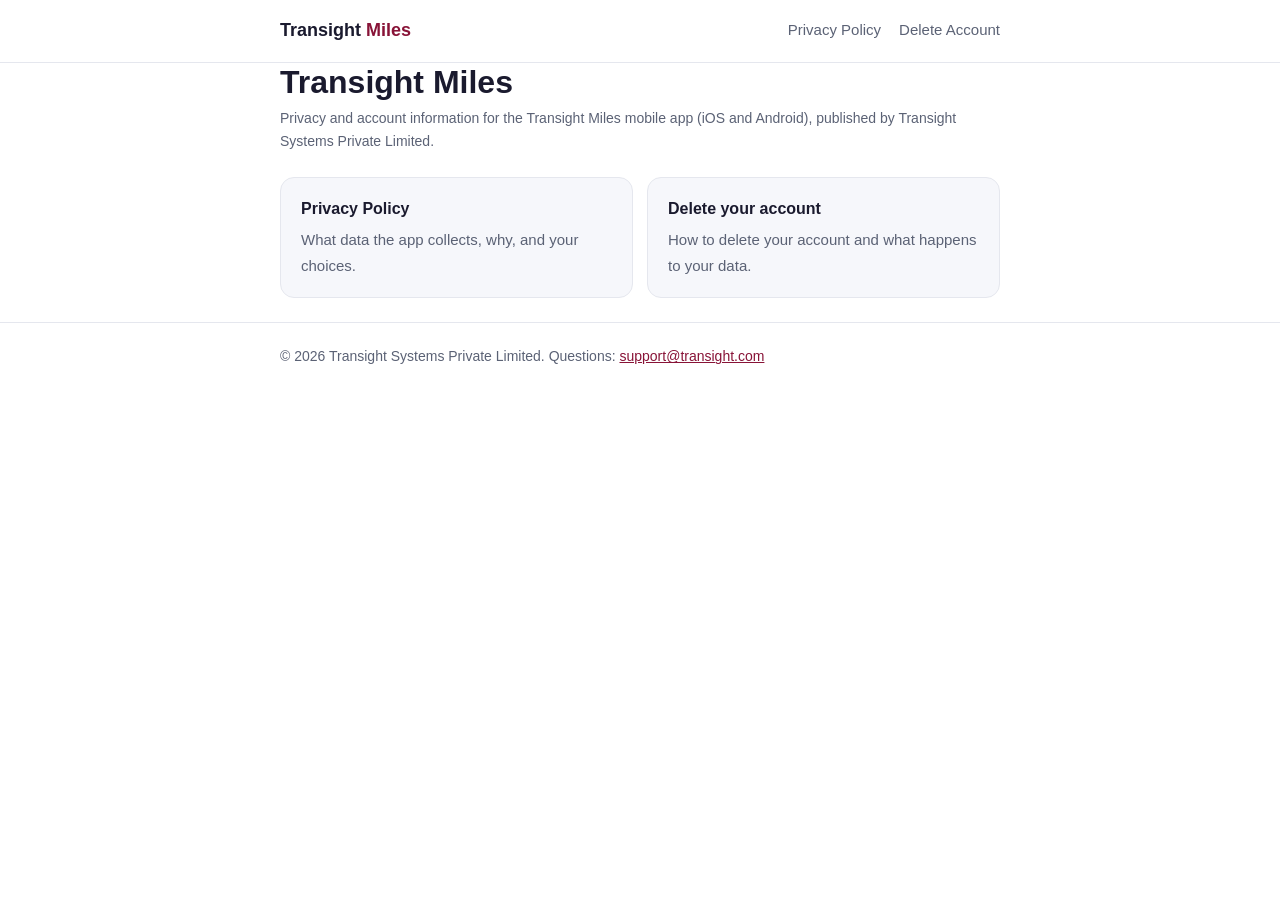
<file: index.html>
<!doctype html>
<html lang="en">
<head>
<meta charset="utf-8">
<meta name="viewport" content="width=device-width,initial-scale=1">
<title>Transight Miles — Legal</title>
<meta name="description" content="Privacy policy and account deletion for the Transight Miles app.">
<link rel="stylesheet" href="style.css">
</head>
<body>
<header><div class="wrap"><nav>
<a class="brand" href="">Transight <span>Miles</span></a>
<div class="links"><a href="privacy-policy/">Privacy Policy</a><a href="delete-account/">Delete Account</a></div>
</nav></div></header>
<main class="wrap">
<h1>Transight Miles</h1>
<p class="meta">Privacy and account information for the Transight Miles mobile app (iOS and Android), published by Transight Systems Private Limited.</p>
<div class="grid">
<a class="card" href="privacy-policy/"><strong>Privacy Policy</strong><span>What data the app collects, why, and your choices.</span></a>
<a class="card" href="delete-account/"><strong>Delete your account</strong><span>How to delete your account and what happens to your data.</span></a>
</div>
</main>
<footer><div class="wrap">&copy; 2026 Transight Systems Private Limited. Questions: <a href="mailto:support@transight.com">support@transight.com</a></div></footer>
</body>
</html>
</file>
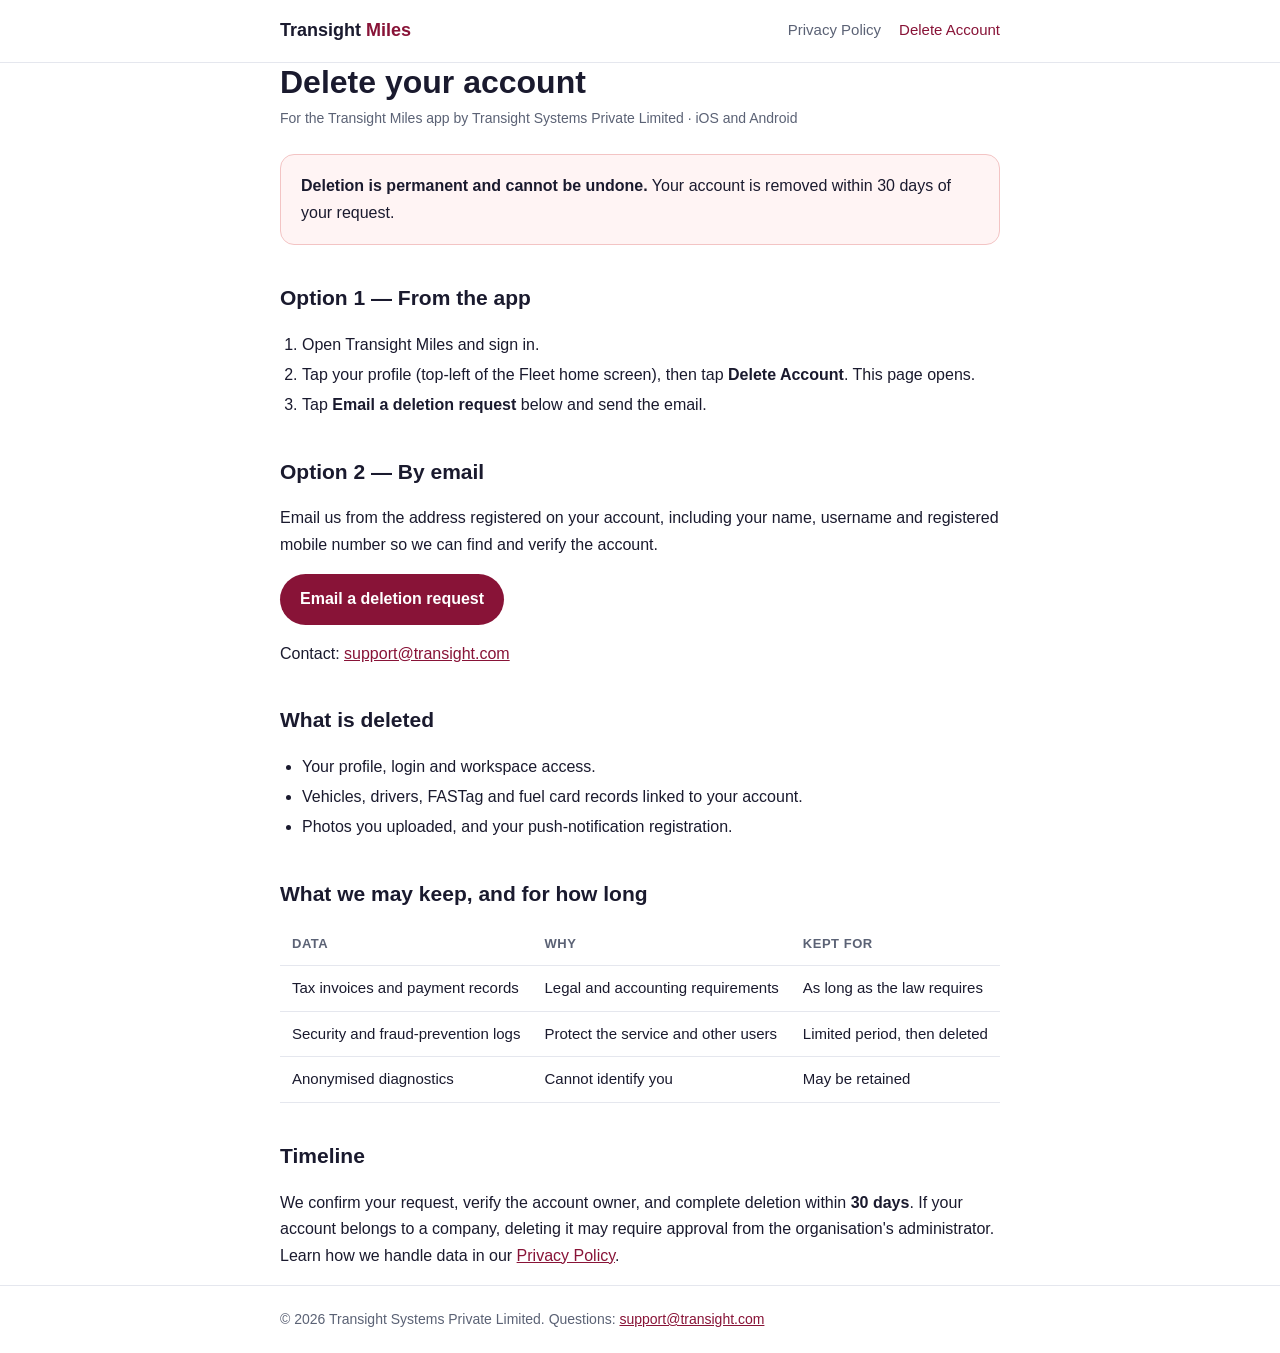
<file: delete-account/index.html>
<!doctype html>
<html lang="en">
<head>
<meta charset="utf-8">
<meta name="viewport" content="width=device-width,initial-scale=1">
<title>Delete Account — Transight Miles</title>
<meta name="description" content="How to delete your Transight Miles account and what happens to your data.">
<link rel="stylesheet" href="../style.css">
</head>
<body>
<header><div class="wrap"><nav>
<a class="brand" href="../">Transight <span>Miles</span></a>
<div class="links"><a href="../privacy-policy/">Privacy Policy</a><a href="../delete-account/" aria-current="page">Delete Account</a></div>
</nav></div></header>
<main class="wrap">
<h1>Delete your account</h1>
<p class="meta">For the Transight Miles app by Transight Systems Private Limited &middot; iOS and Android</p>

<div class="card warn"><strong>Deletion is permanent and cannot be undone.</strong> Your account is removed within 30 days of your request.</div>

<h2>Option 1 &mdash; From the app</h2>
<ol>
<li>Open Transight Miles and sign in.</li>
<li>Tap your profile (top-left of the Fleet home screen), then tap <strong>Delete Account</strong>. This page opens.</li>
<li>Tap <strong>Email a deletion request</strong> below and send the email.</li>
</ol>

<h2>Option 2 &mdash; By email</h2>
<p>Email us from the address registered on your account, including your name, username and registered mobile number so we can find and verify the account.</p>
<p><a class="btn" href="mailto:support@transight.com?subject=Account%20deletion%20request&amp;body=Please%20delete%20my%20Transight%20Miles%20account%20and%20associated%20data.%0A%0AName%3A%20%0AUsername%3A%20%0ARegistered%20mobile%3A%20">Email a deletion request</a></p>
<p>Contact: <a href="mailto:support@transight.com">support@transight.com</a></p>

<h2>What is deleted</h2>
<ul>
<li>Your profile, login and workspace access.</li>
<li>Vehicles, drivers, FASTag and fuel card records linked to your account.</li>
<li>Photos you uploaded, and your push-notification registration.</li>
</ul>

<h2>What we may keep, and for how long</h2>
<table>
<tr><th>Data</th><th>Why</th><th>Kept for</th></tr>
<tr><td>Tax invoices and payment records</td><td>Legal and accounting requirements</td><td>As long as the law requires</td></tr>
<tr><td>Security and fraud-prevention logs</td><td>Protect the service and other users</td><td>Limited period, then deleted</td></tr>
<tr><td>Anonymised diagnostics</td><td>Cannot identify you</td><td>May be retained</td></tr>
</table>

<h2>Timeline</h2>
<p>We confirm your request, verify the account owner, and complete deletion within <strong>30 days</strong>. If your account belongs to a company, deleting it may require approval from the organisation's administrator. Learn how we handle data in our <a href="../privacy-policy/">Privacy Policy</a>.</p>
</main>
<footer><div class="wrap">&copy; 2026 Transight Systems Private Limited. Questions: <a href="mailto:support@transight.com">support@transight.com</a></div></footer>
</body>
</html>
</file>
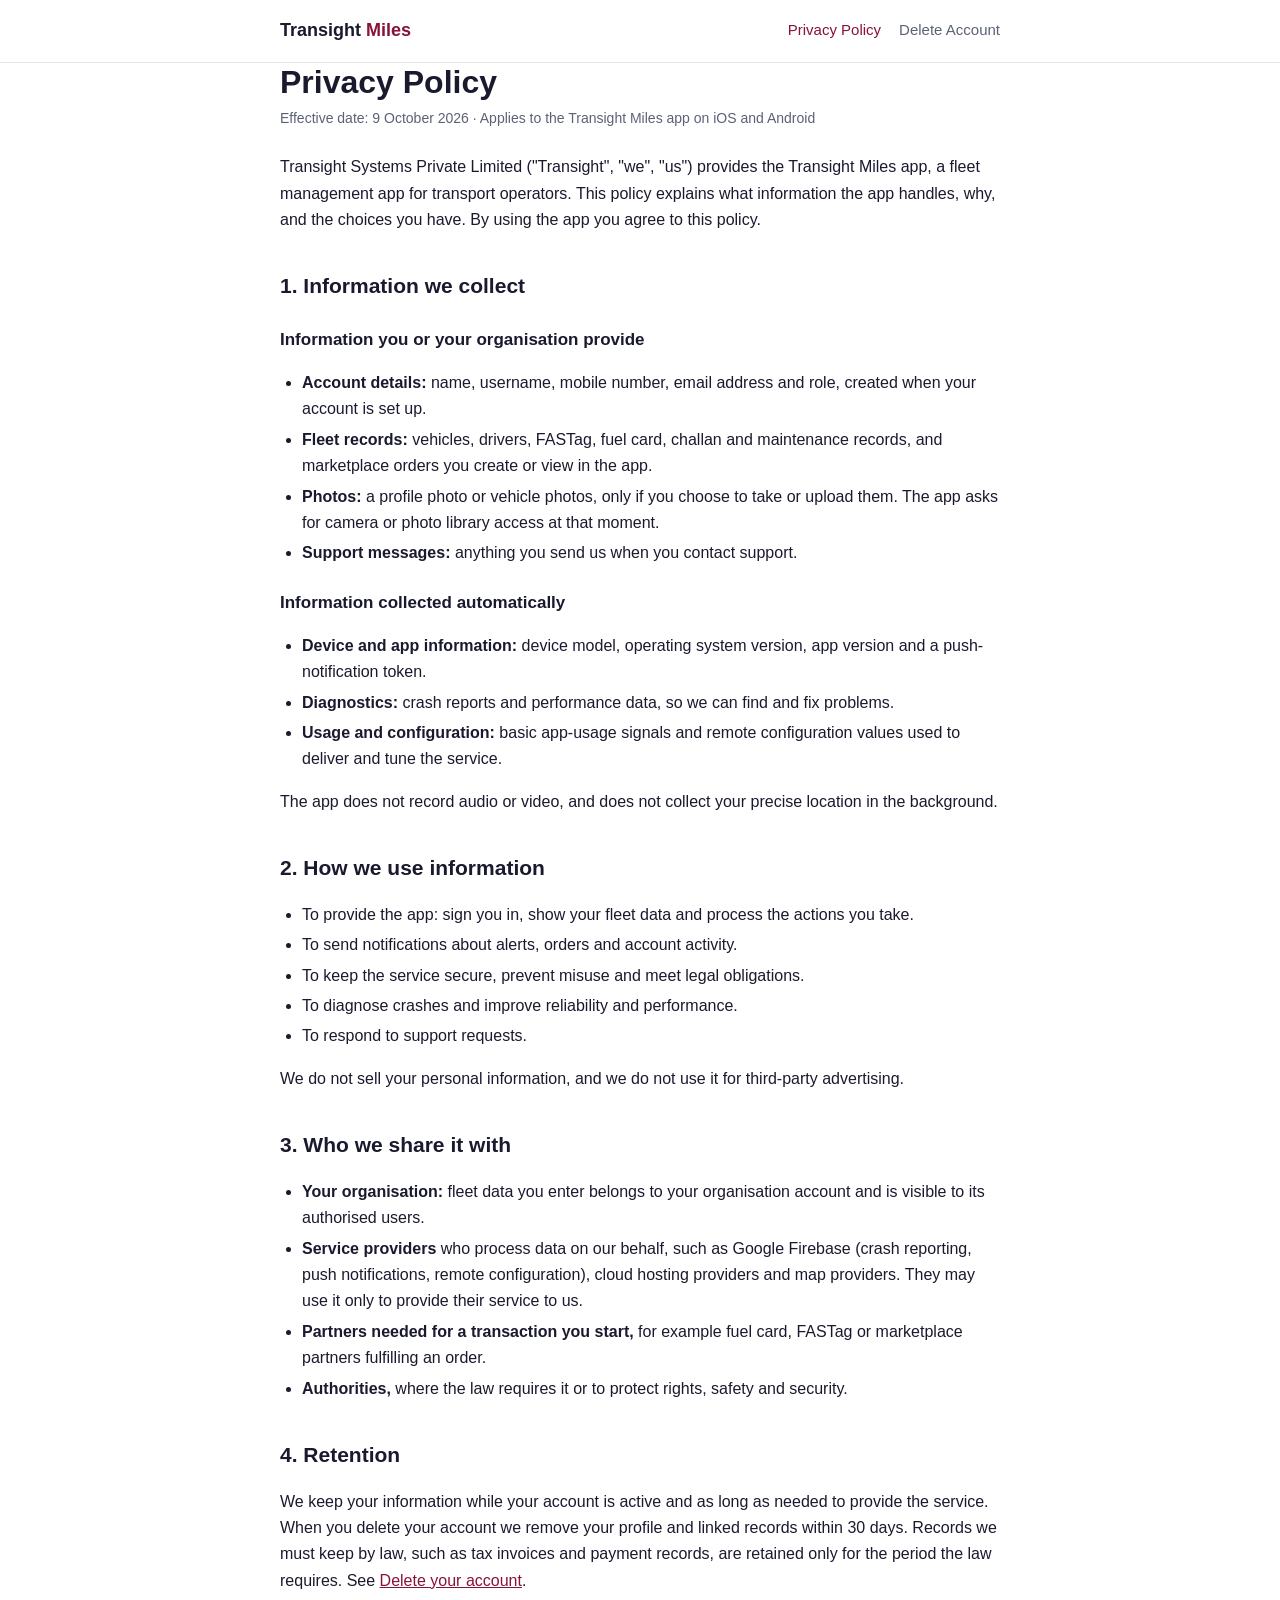
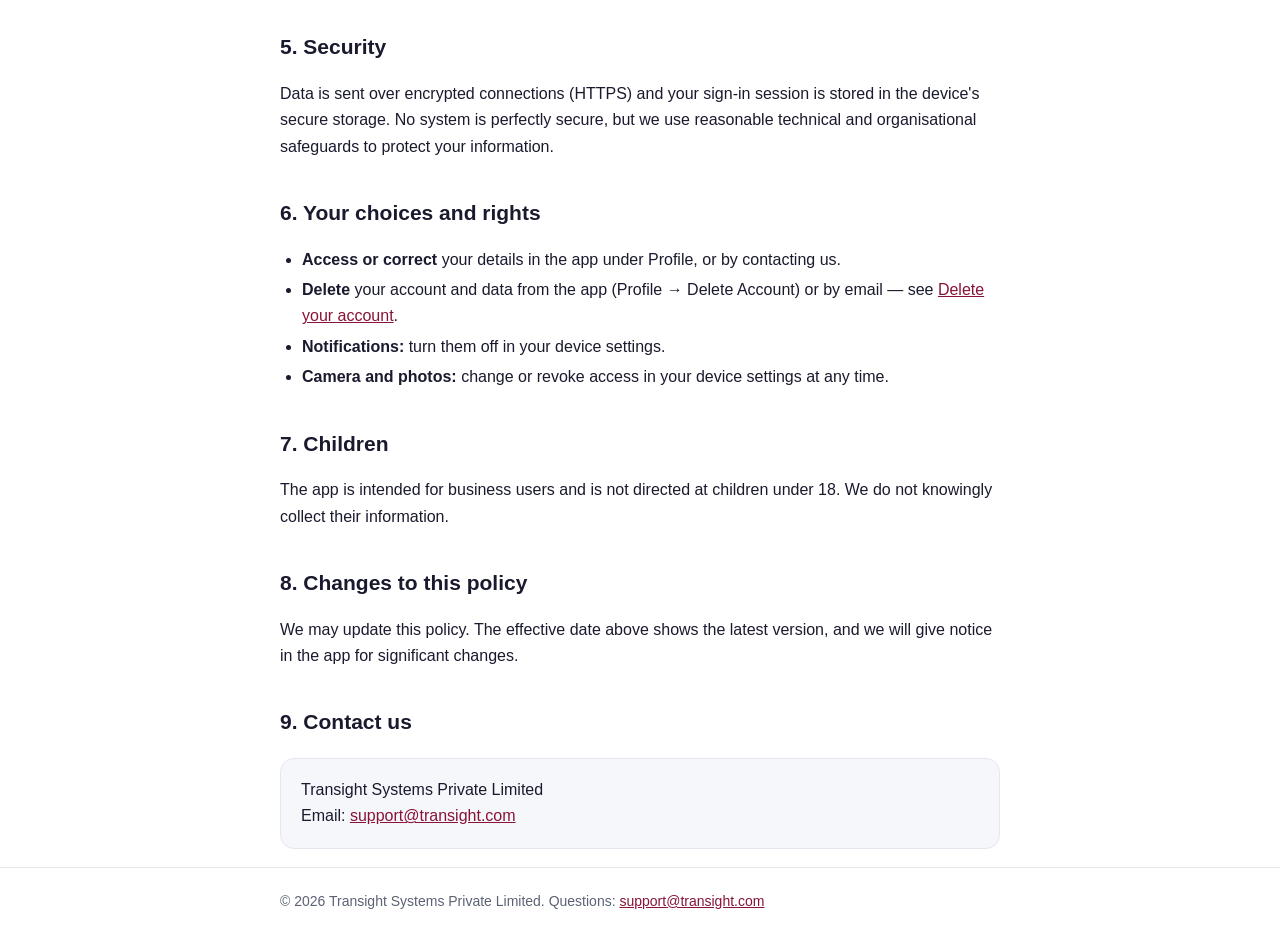
<file: privacy-policy/index.html>
<!doctype html>
<html lang="en">
<head>
<meta charset="utf-8">
<meta name="viewport" content="width=device-width,initial-scale=1">
<title>Privacy Policy — Transight Miles</title>
<meta name="description" content="How Transight Miles collects, uses and protects your information.">
<link rel="stylesheet" href="../style.css">
</head>
<body>
<header><div class="wrap"><nav>
<a class="brand" href="../">Transight <span>Miles</span></a>
<div class="links"><a href="../privacy-policy/" aria-current="page">Privacy Policy</a><a href="../delete-account/">Delete Account</a></div>
</nav></div></header>
<main class="wrap">
<h1>Privacy Policy</h1>
<p class="meta">Effective date: 9 October 2026 &middot; Applies to the Transight Miles app on iOS and Android</p>

<p>Transight Systems Private Limited ("Transight", "we", "us") provides the Transight Miles app, a fleet management app for transport operators. This policy explains what information the app handles, why, and the choices you have. By using the app you agree to this policy.</p>

<h2>1. Information we collect</h2>
<h3>Information you or your organisation provide</h3>
<ul>
<li><strong>Account details:</strong> name, username, mobile number, email address and role, created when your account is set up.</li>
<li><strong>Fleet records:</strong> vehicles, drivers, FASTag, fuel card, challan and maintenance records, and marketplace orders you create or view in the app.</li>
<li><strong>Photos:</strong> a profile photo or vehicle photos, only if you choose to take or upload them. The app asks for camera or photo library access at that moment.</li>
<li><strong>Support messages:</strong> anything you send us when you contact support.</li>
</ul>
<h3>Information collected automatically</h3>
<ul>
<li><strong>Device and app information:</strong> device model, operating system version, app version and a push-notification token.</li>
<li><strong>Diagnostics:</strong> crash reports and performance data, so we can find and fix problems.</li>
<li><strong>Usage and configuration:</strong> basic app-usage signals and remote configuration values used to deliver and tune the service.</li>
</ul>
<p>The app does not record audio or video, and does not collect your precise location in the background.</p>

<h2>2. How we use information</h2>
<ul>
<li>To provide the app: sign you in, show your fleet data and process the actions you take.</li>
<li>To send notifications about alerts, orders and account activity.</li>
<li>To keep the service secure, prevent misuse and meet legal obligations.</li>
<li>To diagnose crashes and improve reliability and performance.</li>
<li>To respond to support requests.</li>
</ul>
<p>We do not sell your personal information, and we do not use it for third-party advertising.</p>

<h2>3. Who we share it with</h2>
<ul>
<li><strong>Your organisation:</strong> fleet data you enter belongs to your organisation account and is visible to its authorised users.</li>
<li><strong>Service providers</strong> who process data on our behalf, such as Google Firebase (crash reporting, push notifications, remote configuration), cloud hosting providers and map providers. They may use it only to provide their service to us.</li>
<li><strong>Partners needed for a transaction you start,</strong> for example fuel card, FASTag or marketplace partners fulfilling an order.</li>
<li><strong>Authorities,</strong> where the law requires it or to protect rights, safety and security.</li>
</ul>

<h2>4. Retention</h2>
<p>We keep your information while your account is active and as long as needed to provide the service. When you delete your account we remove your profile and linked records within 30 days. Records we must keep by law, such as tax invoices and payment records, are retained only for the period the law requires. See <a href="../delete-account/">Delete your account</a>.</p>

<h2>5. Security</h2>
<p>Data is sent over encrypted connections (HTTPS) and your sign-in session is stored in the device's secure storage. No system is perfectly secure, but we use reasonable technical and organisational safeguards to protect your information.</p>

<h2>6. Your choices and rights</h2>
<ul>
<li><strong>Access or correct</strong> your details in the app under Profile, or by contacting us.</li>
<li><strong>Delete</strong> your account and data from the app (Profile &rarr; Delete Account) or by email &mdash; see <a href="../delete-account/">Delete your account</a>.</li>
<li><strong>Notifications:</strong> turn them off in your device settings.</li>
<li><strong>Camera and photos:</strong> change or revoke access in your device settings at any time.</li>
</ul>

<h2>7. Children</h2>
<p>The app is intended for business users and is not directed at children under 18. We do not knowingly collect their information.</p>

<h2>8. Changes to this policy</h2>
<p>We may update this policy. The effective date above shows the latest version, and we will give notice in the app for significant changes.</p>

<h2>9. Contact us</h2>
<div class="card">
Transight Systems Private Limited<br>
Email: <a href="mailto:support@transight.com">support@transight.com</a>
</div>
</main>
<footer><div class="wrap">&copy; 2026 Transight Systems Private Limited. Questions: <a href="mailto:support@transight.com">support@transight.com</a></div></footer>
</body>
</html>
</file>
<file: style.css>
:root{--bg:#fff;--fg:#1a1a2e;--muted:#5b6275;--line:#e5e7ee;--brand:#881337;--card:#f6f7fb;--warn:#fff4f4;--warnline:#f3c4c4}
@media(prefers-color-scheme:dark){:root{--bg:#12131a;--fg:#ececf3;--muted:#a3a8ba;--line:#2a2c3a;--brand:#fb7185;--card:#1b1d29;--warn:#2a1b1f;--warnline:#5c2b35}}
*{box-sizing:border-box}
body{margin:0;background:var(--bg);color:var(--fg);font:16px/1.65 -apple-system,BlinkMacSystemFont,"Segoe UI",Roboto,Inter,Helvetica,Arial,sans-serif}
header{border-bottom:1px solid var(--line)}
.wrap{max-width:760px;margin:0 auto;padding:0 20px}
nav{display:flex;align-items:center;justify-content:space-between;gap:16px;padding:16px 0;flex-wrap:wrap}
.brand{font-weight:800;font-size:18px;color:var(--fg);text-decoration:none}.brand span{color:var(--brand)}
nav .links{display:flex;gap:18px}
nav a{color:var(--muted);text-decoration:none;font-size:15px}nav a:hover,nav a[aria-current]{color:var(--brand)}
main{padding:36px 0 56px}
h1{font-size:32px;line-height:1.2;margin:0 0 6px}
h2{font-size:21px;margin:36px 0 8px}
h3{font-size:17px;margin:22px 0 4px}
p,li{color:var(--fg)}ul{padding-left:22px}li{margin:4px 0}
.meta{color:var(--muted);margin:0 0 24px;font-size:14px}
a{color:var(--brand)}
.card{background:var(--card);border:1px solid var(--line);border-radius:14px;padding:18px 20px;margin:18px 0}
.card.warn{background:var(--warn);border-color:var(--warnline)}
table{width:100%;border-collapse:collapse;margin:12px 0;font-size:15px}
th,td{text-align:left;padding:10px 12px;border-bottom:1px solid var(--line);vertical-align:top}
th{color:var(--muted);font-weight:600;font-size:13px;text-transform:uppercase;letter-spacing:.04em}
.btn{display:inline-block;background:var(--brand);color:#fff;padding:12px 20px;border-radius:999px;text-decoration:none;font-weight:700}
.btn:hover{opacity:.9}
ol{padding-left:22px}
footer{border-top:1px solid var(--line);color:var(--muted);font-size:14px;padding:22px 0}
.grid{display:grid;gap:14px;grid-template-columns:repeat(auto-fit,minmax(260px,1fr));margin:24px 0}
.grid a.card{text-decoration:none;color:var(--fg);margin:0}.grid a.card:hover{border-color:var(--brand)}
.grid strong{display:block;margin-bottom:4px}.grid span{color:var(--muted);font-size:15px}
</file>
